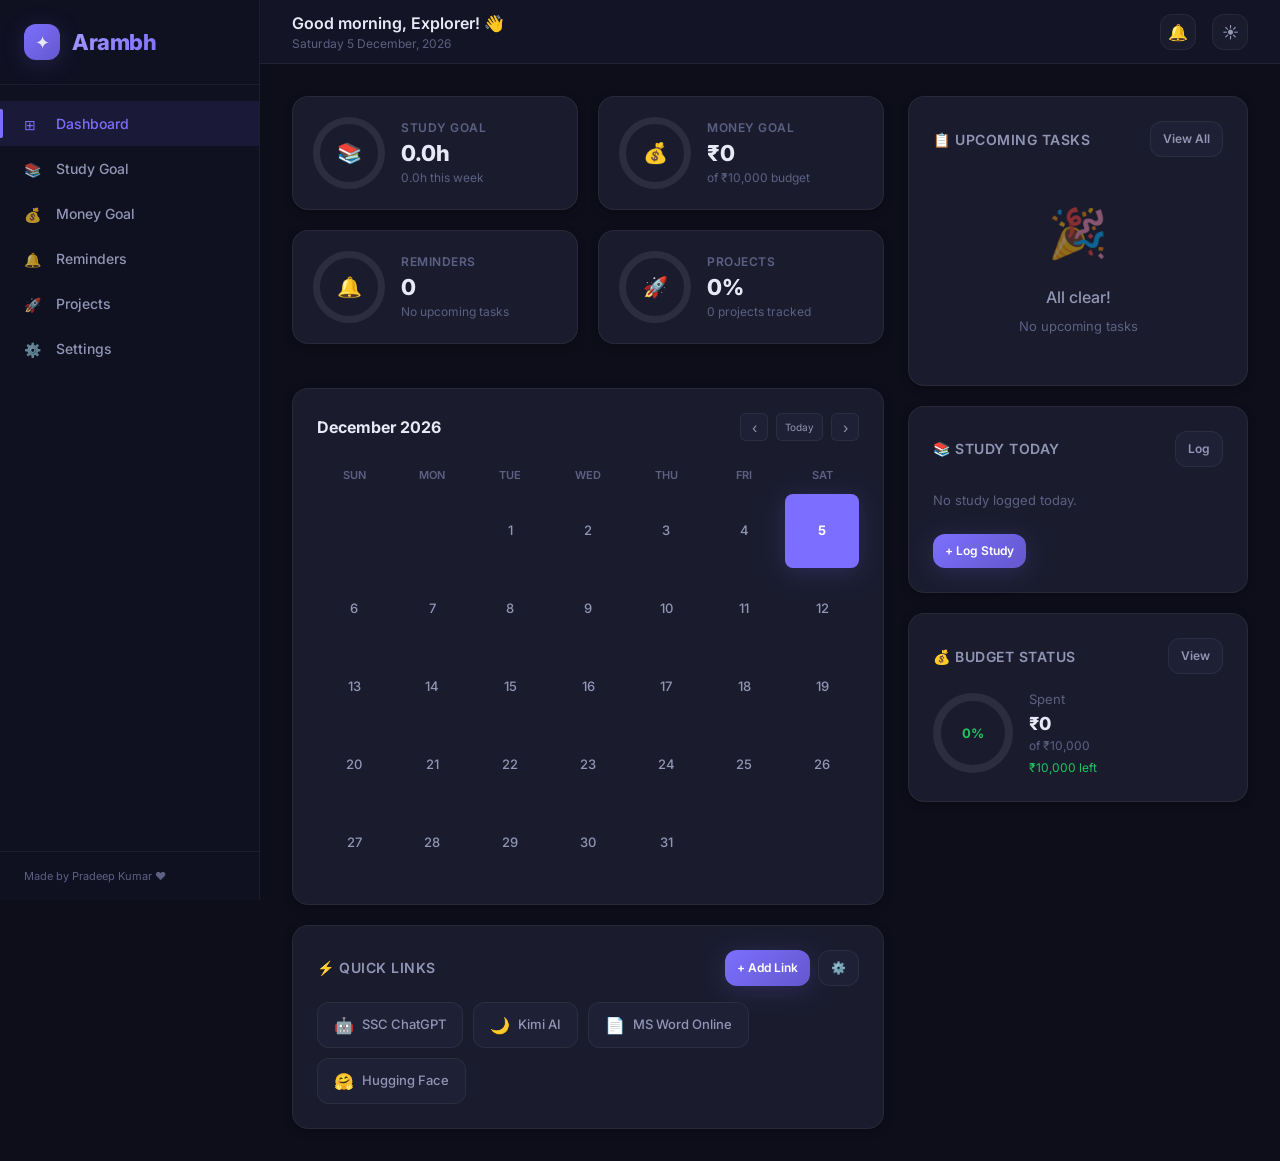
<file: index.html>
<!DOCTYPE html>
<html lang="en">
<head>
  <meta charset="UTF-8" />
  <meta name="viewport" content="width=device-width, initial-scale=1.0" />
  <title>Arambh — Dashboard</title>
  <meta name="description" content="Arambh personal productivity dashboard — your all-in-one study, money, reminders, and projects hub." />
  <link rel="icon" type="image/png" href="favicon.png" />
  <link rel="apple-touch-icon" href="favicon.png" />
  <link rel="stylesheet" href="css/main.css" />
  <style>
    /* ── Dashboard-specific ── */
    .dashboard-grid {
      display: grid;
      grid-template-columns: 1fr 1fr;
      grid-template-rows: auto auto;
      gap: 20px;
      margin-bottom: 24px;
    }

    .summary-card {
      background: var(--bg-card);
      border: 1px solid var(--border-subtle);
      border-radius: var(--radius-lg);
      padding: 20px;
      display: flex;
      align-items: center;
      gap: 16px;
      cursor: pointer;
      transition: var(--transition);
      box-shadow: var(--shadow-sm);
      text-decoration: none;
      color: inherit;
    }

    .summary-card:hover {
      border-color: var(--border);
      box-shadow: var(--shadow-md);
      transform: translateY(-2px);
    }

    .summary-card-info { flex: 1; min-width: 0; }
    .summary-card-label {
      font-size: 12px;
      font-weight: 600;
      color: var(--text-muted);
      text-transform: uppercase;
      letter-spacing: 0.5px;
      margin-bottom: 4px;
    }

    .summary-card-value {
      font-size: 22px;
      font-weight: 800;
      color: var(--text-primary);
      line-height: 1.1;
    }

    .summary-card-sub {
      font-size: 12px;
      color: var(--text-muted);
      margin-top: 4px;
    }

    /* ── Calendar ── */
    .calendar-card {
      background: var(--bg-card);
      border: 1px solid var(--border-subtle);
      border-radius: var(--radius-lg);
      padding: 24px;
      box-shadow: var(--shadow-sm);
    }

    .calendar-header {
      display: flex;
      align-items: center;
      justify-content: space-between;
      margin-bottom: 20px;
    }

    .calendar-title {
      font-size: 16px;
      font-weight: 700;
      color: var(--text-primary);
    }

    .calendar-nav {
      display: flex;
      gap: 8px;
      align-items: center;
    }

    .cal-nav-btn {
      width: 28px;
      height: 28px;
      border-radius: 6px;
      border: 1px solid var(--border-subtle);
      background: var(--bg-input);
      color: var(--text-secondary);
      font-size: 14px;
      display: flex;
      align-items: center;
      justify-content: center;
      cursor: pointer;
      transition: var(--transition);
    }

    .cal-nav-btn:hover { border-color: var(--border); color: var(--text-primary); }

    .calendar-grid {
      display: grid;
      grid-template-columns: repeat(7, 1fr);
      gap: 4px;
    }

    .cal-day-name {
      text-align: center;
      font-size: 11px;
      font-weight: 600;
      color: var(--text-muted);
      padding: 6px 0;
      text-transform: uppercase;
    }

    .cal-day {
      position: relative;
      aspect-ratio: 1;
      display: flex;
      align-items: center;
      justify-content: center;
      font-size: 13px;
      font-weight: 500;
      color: var(--text-secondary);
      border-radius: 8px;
      cursor: default;
      transition: var(--transition);
    }

    .cal-day:not(.empty):hover {
      background: var(--bg-card-hover);
      color: var(--text-primary);
    }

    .cal-day.today {
      background: var(--accent);
      color: white;
      font-weight: 700;
      box-shadow: var(--shadow-accent);
    }

    .cal-day.other-month { color: var(--text-muted); opacity: 0.4; }

    .cal-day.has-reminder::after {
      content: '';
      position: absolute;
      top: 3px;
      right: 3px;
      width: 0;
      height: 0;
      border-style: solid;
      border-width: 0 7px 7px 0;
      border-color: transparent var(--red) transparent transparent;
      border-radius: 2px;
    }

    .cal-day.today.has-reminder::after {
      border-color: transparent rgba(255,255,255,0.9) transparent transparent;
    }

    /* ── Main dashboard layout ── */
    .dashboard-main {
      display: grid;
      grid-template-columns: 1fr 340px;
      gap: 24px;
    }

    .dashboard-left { display: flex; flex-direction: column; gap: 20px; }
    .dashboard-right { display: flex; flex-direction: column; gap: 20px; }

    /* ── Quick Links ── */
    .quick-links-grid {
      display: flex;
      gap: 10px;
      flex-wrap: wrap;
    }

    .quick-link-btn {
      display: flex;
      align-items: center;
      gap: 8px;
      padding: 10px 16px;
      background: var(--bg-input);
      border: 1px solid var(--border-subtle);
      border-radius: var(--radius-md);
      color: var(--text-secondary);
      font-size: 13px;
      font-weight: 500;
      cursor: pointer;
      transition: var(--transition);
      text-decoration: none;
    }

    .quick-link-btn:hover {
      background: var(--bg-card-hover);
      border-color: var(--border);
      color: var(--text-primary);
      transform: translateY(-1px);
    }

    .quick-link-icon { font-size: 16px; }

    /* ── Upcoming Tasks Widget ── */
    .task-item-mini {
      display: flex;
      align-items: center;
      gap: 10px;
      padding: 10px 0;
      border-bottom: 1px solid var(--border-subtle);
    }

    .task-item-mini:last-child { border-bottom: none; }

    .task-priority-dot {
      width: 8px;
      height: 8px;
      border-radius: 50%;
      flex-shrink: 0;
    }

    .priority-high { background: var(--red); }
    .priority-medium { background: var(--yellow); }
    .priority-low { background: var(--green); }

    .task-mini-title {
      flex: 1;
      font-size: 13px;
      font-weight: 500;
      color: var(--text-primary);
      white-space: nowrap;
      overflow: hidden;
      text-overflow: ellipsis;
    }

    .task-mini-date {
      font-size: 11px;
      color: var(--text-muted);
      flex-shrink: 0;
    }

    .task-mini-overdue { color: var(--red); }

    @media (max-width: 900px) {
      .dashboard-main { grid-template-columns: 1fr; }
    }

    @media (max-width: 600px) {
      .dashboard-grid { grid-template-columns: 1fr 1fr; }
    }
  </style>
</head>
<body>
  <div class="app-layout">
    <div id="sidebar-container"></div>
    <div class="main-content">
      <div id="topbar-container"></div>
      <main class="page-body">
        <div class="dashboard-main">
          <!-- Left Column -->
          <div class="dashboard-left">
            <!-- Summary Cards 2x2 -->
            <div class="dashboard-grid" id="summaryCards"></div>

            <!-- Calendar -->
            <div class="calendar-card">
              <div class="calendar-header">
                <span class="calendar-title" id="calMonthTitle"></span>
                <div class="calendar-nav">
                  <button class="cal-nav-btn" id="calPrev">‹</button>
                  <button class="cal-nav-btn" id="calToday" title="Today" style="font-size:10px;width:auto;padding:0 8px;">Today</button>
                  <button class="cal-nav-btn" id="calNext">›</button>
                </div>
              </div>
              <div class="calendar-grid" id="calendarGrid"></div>
            </div>

            <!-- Quick Links -->
            <div class="card">
              <div class="flex justify-between items-center mb-4">
                <div class="card-title" style="margin-bottom:0">⚡ Quick Links</div>
                <div class="flex gap-2">
                  <button class="btn btn-primary btn-sm" id="addQuickLinkDashBtn">+ Add Link</button>
                  <a href="settings.html#links" class="btn btn-secondary btn-sm" title="Manage all links">⚙️</a>
                </div>
              </div>
              <div class="quick-links-grid" id="quickLinksGrid"></div>
            </div>
          </div>

          <!-- Right Column -->
          <div class="dashboard-right">
            <!-- Upcoming Tasks -->
            <div class="card">
              <div class="flex justify-between items-center mb-4">
                <div class="card-title" style="margin-bottom:0">📋 Upcoming Tasks</div>
                <a href="reminders.html" class="btn btn-secondary btn-sm">View All</a>
              </div>
              <div id="upcomingTasksList"></div>
            </div>

            <!-- Study Today -->
            <div class="card">
              <div class="flex justify-between items-center mb-4">
                <div class="card-title" style="margin-bottom:0">📚 Study Today</div>
                <a href="study.html" class="btn btn-secondary btn-sm">Log</a>
              </div>
              <div id="studyTodayWidget"></div>
            </div>

            <!-- Budget Status -->
            <div class="card">
              <div class="flex justify-between items-center mb-4">
                <div class="card-title" style="margin-bottom:0">💰 Budget Status</div>
                <a href="money.html" class="btn btn-secondary btn-sm">View</a>
              </div>
              <div id="budgetWidget"></div>
            </div>
          </div>
        </div>
      </main>
    </div>
  </div>

  <!-- Add Quick Link Modal -->
  <div class="modal-overlay" id="quickLinkModal">
    <div class="modal" style="max-width:420px">
      <div class="modal-header">
        <h2 class="modal-title" id="qlModalTitle">Add Quick Link</h2>
        <button class="modal-close" onclick="closeModal('quickLinkModal')">✕</button>
      </div>
      <div class="modal-form">
        <input type="hidden" id="editLinkId" />
        <div class="form-group">
          <label class="form-label">Icon (emoji)</label>
          <input type="text" class="form-input" id="qlIcon" placeholder="🔗" maxlength="2" style="font-size:22px;text-align:center;width:72px" />
        </div>
        <div class="form-group">
          <label class="form-label">Link Name *</label>
          <input type="text" class="form-input" id="qlName" placeholder="e.g. YouTube" />
        </div>
        <div class="form-group">
          <label class="form-label">URL *</label>
          <input type="url" class="form-input" id="qlUrl" placeholder="https://youtube.com" />
        </div>
      </div>
      <div class="modal-actions">
        <button class="btn btn-secondary" onclick="closeModal('quickLinkModal')">Cancel</button>
        <button class="btn btn-primary" id="saveQuickLinkBtn">Save Link</button>
      </div>
    </div>
  </div>

  <script src="js/store.js"></script>
  <script src="js/components.js"></script>
  <script src="js/dashboard.js"></script>
</body>
</html>
</file>
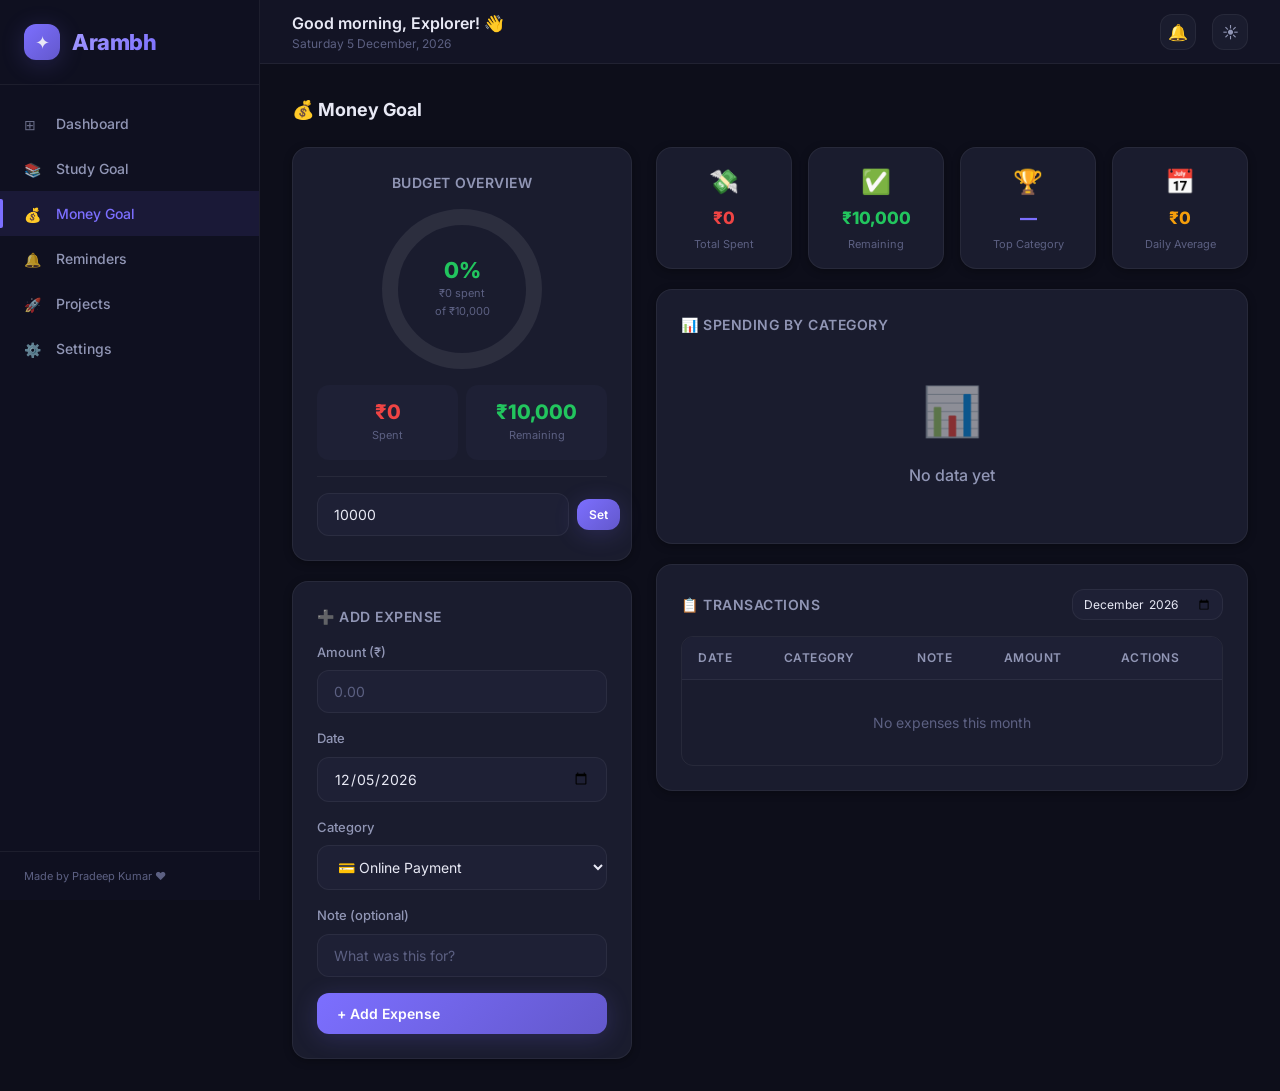
<file: money.html>
<!DOCTYPE html>
<html lang="en">
<head>
  <meta charset="UTF-8" />
  <meta name="viewport" content="width=device-width, initial-scale=1.0" />
  <title>Arambh — Money Goal</title>
  <meta name="description" content="Track your monthly budget, log expenses, and view spending breakdowns." />
  <link rel="icon" type="image/png" href="favicon.png" />
  <link rel="apple-touch-icon" href="favicon.png" />
  <link rel="stylesheet" href="css/main.css" />
  <style>
    .money-layout {
      display: grid;
      grid-template-columns: 340px 1fr;
      gap: 24px;
      align-items: start;
    }

    .donut-center {
      position: absolute;
      display: flex;
      flex-direction: column;
      align-items: center;
      justify-content: center;
      text-align: center;
      pointer-events: none;
    }

    .donut-amount {
      font-size: 22px;
      font-weight: 800;
      line-height: 1.1;
    }

    .donut-label {
      font-size: 11px;
      color: var(--text-muted);
      margin-top: 2px;
    }

    .summary-stat {
      text-align: center;
      padding: 16px;
      background: var(--bg-input);
      border-radius: var(--radius-md);
    }

    .summary-stat-val {
      font-size: 20px;
      font-weight: 800;
      line-height: 1.1;
    }

    .summary-stat-label {
      font-size: 11px;
      color: var(--text-muted);
      margin-top: 4px;
    }

    .cat-bar-row { display: flex; align-items: center; gap: 10px; margin-bottom: 10px; }
    .cat-bar-icon { font-size: 16px; width: 24px; text-align: center; }
    .cat-bar-label { font-size: 12px; color: var(--text-secondary); width: 90px; flex-shrink: 0; }
    .cat-bar-bg { flex: 1; height: 8px; background: var(--bg-input); border-radius: 4px; overflow: hidden; }
    .cat-bar-fill { height: 100%; border-radius: 4px; transition: width 1s ease; }
    .cat-bar-val { font-size: 12px; color: var(--text-muted); width: 60px; text-align: right; }

    @media (max-width: 900px) { .money-layout { grid-template-columns: 1fr; } }
  </style>
</head>
<body>
  <div class="app-layout">
    <div id="sidebar-container"></div>
    <div class="main-content">
      <div id="topbar-container"></div>
      <main class="page-body">
        <h1 class="section-title mb-6">💰 Money Goal</h1>

        <div class="money-layout">
          <!-- Left Panel -->
          <div style="display:flex;flex-direction:column;gap:20px">
            <!-- Budget Ring -->
            <div class="card text-center">
              <div class="card-title">Budget Overview</div>
              <div style="display:flex;align-items:center;justify-content:center;margin:8px 0 16px">
                <div class="ring-container" id="mainRingContainer">
                  <!-- Rendered by JS -->
                </div>
              </div>
              <div class="flex gap-2">
                <div class="summary-stat" style="flex:1">
                  <div class="summary-stat-val text-red" id="statSpent">₹0</div>
                  <div class="summary-stat-label">Spent</div>
                </div>
                <div class="summary-stat" style="flex:1">
                  <div class="summary-stat-val text-green" id="statRemaining">₹0</div>
                  <div class="summary-stat-label">Remaining</div>
                </div>
              </div>

              <!-- Budget Edit -->
              <div class="divider"></div>
              <div class="flex gap-2 items-center">
                <input type="number" class="form-input" id="budgetInput" placeholder="Set budget..." style="flex:1" />
                <button class="btn btn-primary btn-sm" id="setBudgetBtn">Set</button>
              </div>
            </div>

            <!-- Add Expense -->
            <div class="card">
              <div class="card-title">➕ Add Expense</div>
              <div class="modal-form">
                <div class="form-group">
                  <label class="form-label">Amount (₹)</label>
                  <input type="number" class="form-input" id="expAmount" placeholder="0.00" min="0" step="0.01" />
                </div>
                <div class="form-group">
                  <label class="form-label">Date</label>
                  <input type="date" class="form-input" id="expDate" />
                </div>
                <div class="form-group">
                  <label class="form-label">Category</label>
                  <select class="form-input" id="expCategory">
                    <option value="Online Payment">💳 Online Payment</option>
                    <option value="Education">📚 Education</option>
                    <option value="Shopping">🛍️ Shopping</option>
                    <option value="Travel">✈️ Travel</option>
                    <option value="Food">🍽️ Food</option>
                    <option value="Others">📦 Others</option>
                  </select>
                </div>
                <div class="form-group">
                  <label class="form-label">Note (optional)</label>
                  <input type="text" class="form-input" id="expNote" placeholder="What was this for?" />
                </div>
                <button class="btn btn-primary w-full" id="addExpenseBtn">+ Add Expense</button>
              </div>
            </div>
          </div>

          <!-- Right Panel -->
          <div style="display:flex;flex-direction:column;gap:20px">
            <!-- Summary Cards -->
            <div class="grid-4" id="moneySummaryCards"></div>

            <!-- Category Breakdown -->
            <div class="card">
              <div class="card-title">📊 Spending by Category</div>
              <div id="categoryChart"></div>
            </div>

            <!-- Transaction History -->
            <div class="card">
              <div class="flex justify-between items-center mb-4">
                <div class="card-title" style="margin:0">📋 Transactions</div>
                <div class="flex gap-2 items-center">
                  <input type="month" class="form-input" id="monthFilter" style="padding:6px 10px;font-size:12px" />
                </div>
              </div>
              <div class="table-wrapper">
                <table>
                  <thead>
                    <tr>
                      <th>Date</th>
                      <th>Category</th>
                      <th>Note</th>
                      <th>Amount</th>
                      <th>Actions</th>
                    </tr>
                  </thead>
                  <tbody id="expensesTable"></tbody>
                </table>
              </div>
            </div>
          </div>
        </div>
      </main>
    </div>
  </div>

  <script src="js/store.js"></script>
  <script src="js/components.js"></script>
  <script src="js/money.js"></script>
</body>
</html>
</file>
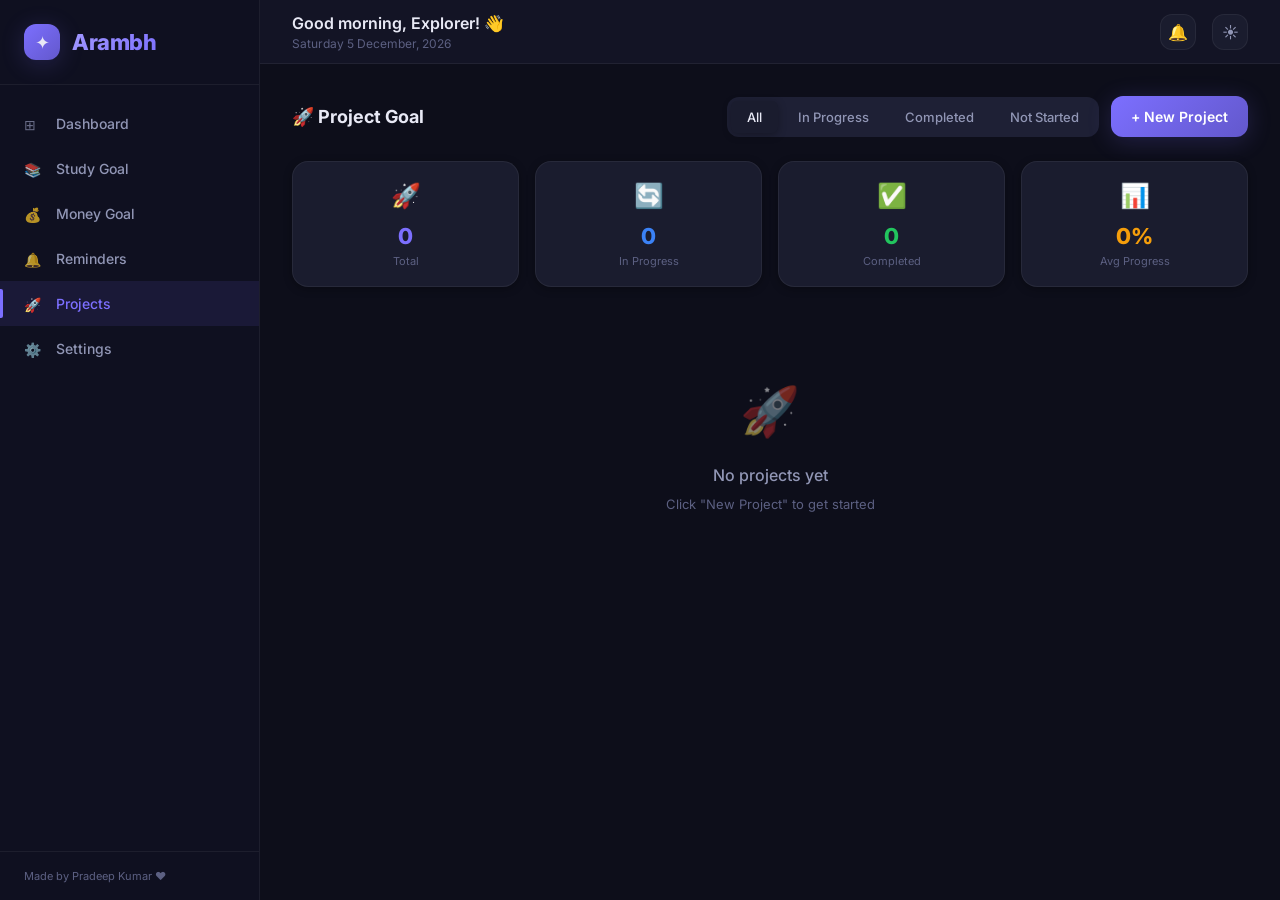
<file: projects.html>
<!DOCTYPE html>
<html lang="en">
<head>
  <meta charset="UTF-8" />
  <meta name="viewport" content="width=device-width, initial-scale=1.0" />
  <title>Arambh — Projects</title>
  <meta name="description" content="Track your projects, monitor progress, and manage links to deployed apps and repositories." />
  <link rel="icon" type="image/png" href="favicon.png" />
  <link rel="apple-touch-icon" href="favicon.png" />
  <link rel="stylesheet" href="css/main.css" />
  <style>
    .projects-toolbar {
      display: flex;
      align-items: center;
      justify-content: space-between;
      gap: 16px;
      margin-bottom: 24px;
      flex-wrap: wrap;
    }

    .project-card {
      background: var(--bg-card);
      border: 1px solid var(--border-subtle);
      border-radius: var(--radius-lg);
      padding: 20px;
      transition: var(--transition);
      position: relative;
      display: flex;
      flex-direction: column;
      gap: 14px;
    }

    .project-card:hover {
      border-color: var(--border);
      box-shadow: var(--shadow-md);
      transform: translateY(-2px);
    }

    .project-card-header {
      display: flex;
      align-items: flex-start;
      gap: 12px;
    }

    .project-ring { flex-shrink: 0; }

    .project-name {
      font-size: 16px;
      font-weight: 700;
      line-height: 1.3;
      flex: 1;
    }

    .project-desc {
      font-size: 12px;
      color: var(--text-muted);
      line-height: 1.5;
    }

    .project-progress-row {
      display: flex;
      align-items: center;
      gap: 10px;
    }

    .progress-track {
      flex: 1;
      height: 6px;
      background: var(--bg-input);
      border-radius: 3px;
      overflow: hidden;
    }

    .progress-fill {
      height: 100%;
      border-radius: 3px;
      transition: width 1s ease;
    }

    .progress-label {
      font-size: 12px;
      font-weight: 700;
      color: var(--text-secondary);
      width: 32px;
      text-align: right;
    }

    .project-links {
      display: flex;
      gap: 8px;
      flex-wrap: wrap;
    }

    .project-link-btn {
      display: inline-flex;
      align-items: center;
      gap: 5px;
      padding: 5px 12px;
      border-radius: var(--radius-sm);
      font-size: 12px;
      font-weight: 500;
      background: var(--bg-input);
      border: 1px solid var(--border-subtle);
      color: var(--text-secondary);
      text-decoration: none;
      transition: var(--transition);
    }

    .project-link-btn:hover {
      border-color: var(--border);
      color: var(--accent);
      background: var(--accent-glow);
    }

    .project-actions {
      display: flex;
      gap: 6px;
      position: absolute;
      top: 14px;
      right: 14px;
      opacity: 0;
      transition: var(--transition);
    }

    .project-card:hover .project-actions { opacity: 1; }

    .project-status-cycle {
      cursor: pointer;
    }

    .projects-grid {
      display: grid;
      grid-template-columns: repeat(auto-fill, minmax(300px, 1fr));
      gap: 16px;
    }

    .progress-input-row {
      display: flex;
      align-items: center;
      gap: 8px;
    }

    .progress-slider {
      flex: 1;
      accent-color: var(--accent);
      height: 4px;
      cursor: pointer;
    }

    .status-not-started { background: var(--bg-input); color: var(--text-muted); }
    .status-in-progress { background: var(--blue-bg); color: var(--blue); }
    .status-completed { background: var(--green-bg); color: var(--green); }
  </style>
</head>
<body>
  <div class="app-layout">
    <div id="sidebar-container"></div>
    <div class="main-content">
      <div id="topbar-container"></div>
      <main class="page-body">
        <div class="projects-toolbar">
          <h1 class="section-title" style="margin:0">🚀 Project Goal</h1>
          <div class="flex gap-3 items-center flex-wrap">
            <div class="tabs" id="projectFilterTabs">
              <button class="tab-btn active" data-filter="all">All</button>
              <button class="tab-btn" data-filter="In Progress">In Progress</button>
              <button class="tab-btn" data-filter="Completed">Completed</button>
              <button class="tab-btn" data-filter="Not Started">Not Started</button>
            </div>
            <button class="btn btn-primary" id="addProjectBtn">+ New Project</button>
          </div>
        </div>

        <!-- Summary Bar -->
        <div class="grid-4 mb-6" id="projectSummary"></div>

        <!-- Projects Grid -->
        <div class="projects-grid" id="projectsGrid"></div>
      </main>
    </div>
  </div>

  <!-- Add/Edit Project Modal -->
  <div class="modal-overlay" id="projectModal">
    <div class="modal" style="max-width:520px">
      <div class="modal-header">
        <h2 class="modal-title" id="projectModalTitle">New Project</h2>
        <button class="modal-close" onclick="closeModal('projectModal')">✕</button>
      </div>
      <div class="modal-form">
        <input type="hidden" id="editProjectId" />
        <div class="form-group">
          <label class="form-label">Project Name *</label>
          <input type="text" class="form-input" id="projName" placeholder="My Awesome Project" />
        </div>
        <div class="form-group">
          <label class="form-label">Description (optional)</label>
          <textarea class="form-input" id="projDesc" rows="2" placeholder="What is this project about?"></textarea>
        </div>
        <div class="form-group">
          <label class="form-label">Status</label>
          <select class="form-input" id="projStatus">
            <option value="Not Started">⏳ Not Started</option>
            <option value="In Progress">🔄 In Progress</option>
            <option value="Completed">✅ Completed</option>
          </select>
        </div>
        <div class="form-group">
          <label class="form-label">Progress: <span id="progressDisplay">0%</span></label>
          <input type="range" class="progress-slider w-full" id="projProgress" min="0" max="100" step="5" value="0"
            oninput="document.getElementById('progressDisplay').textContent = this.value + '%'" />
        </div>
        <div class="form-group">
          <label class="form-label">🌐 Deploy / Live Link</label>
          <input type="url" class="form-input" id="projDeployLink" placeholder="https://myproject.vercel.app" />
        </div>
        <div class="form-group">
          <label class="form-label">🐙 GitHub Repository</label>
          <input type="url" class="form-input" id="projGithubLink" placeholder="https://github.com/user/repo" />
        </div>
      </div>
      <div class="modal-actions">
        <button class="btn btn-secondary" onclick="closeModal('projectModal')">Cancel</button>
        <button class="btn btn-primary" id="saveProjectBtn">Save Project</button>
      </div>
    </div>
  </div>

  <script src="js/store.js"></script>
  <script src="js/components.js"></script>
  <script src="js/projects.js"></script>
</body>
</html>
</file>
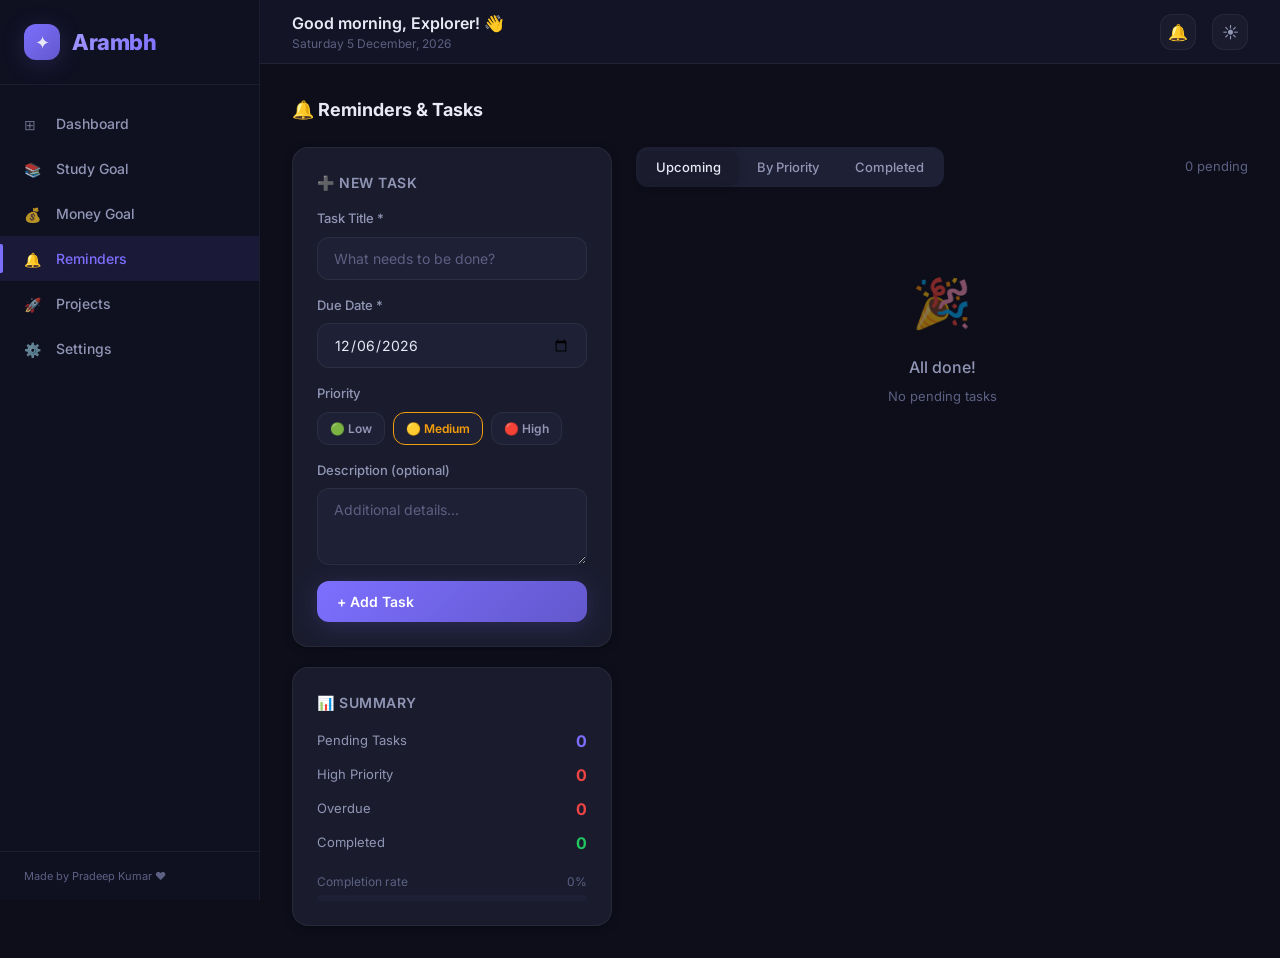
<file: reminders.html>
<!DOCTYPE html>
<html lang="en">
<head>
  <meta charset="UTF-8" />
  <meta name="viewport" content="width=device-width, initial-scale=1.0" />
  <title>Arambh — Reminders</title>
  <meta name="description" content="Create and manage reminders, tasks, and to-dos with priority levels and due dates." />
  <link rel="icon" type="image/png" href="favicon.png" />
  <link rel="apple-touch-icon" href="favicon.png" />
  <link rel="stylesheet" href="css/main.css" />
  <style>
    .reminders-layout {
      display: grid;
      grid-template-columns: 320px 1fr;
      gap: 24px;
      align-items: start;
    }

    .task-card {
      background: var(--bg-card);
      border: 1px solid var(--border-subtle);
      border-radius: var(--radius-lg);
      padding: 16px;
      transition: var(--transition);
      position: relative;
    }

    .task-card:hover { border-color: var(--border); box-shadow: var(--shadow-sm); }

    .task-card.priority-high { border-left: 3px solid var(--red); }
    .task-card.priority-medium { border-left: 3px solid var(--yellow); }
    .task-card.priority-low { border-left: 3px solid var(--green); }

    .task-card.completed {
      opacity: 0.55;
      border-left-color: var(--text-muted) !important;
    }

    .task-card.completed .task-title { text-decoration: line-through; }

    .task-header { display: flex; align-items: flex-start; gap: 12px; }

    .task-checkbox {
      width: 20px;
      height: 20px;
      border-radius: 6px;
      border: 2px solid var(--border);
      background: var(--bg-input);
      display: flex;
      align-items: center;
      justify-content: center;
      cursor: pointer;
      flex-shrink: 0;
      margin-top: 2px;
      transition: var(--transition);
    }

    .task-checkbox.checked {
      background: var(--accent);
      border-color: var(--accent);
      color: white;
      font-size: 12px;
    }

    .task-title {
      font-size: 15px;
      font-weight: 600;
      flex: 1;
      line-height: 1.3;
    }

    .task-meta {
      display: flex;
      align-items: center;
      gap: 8px;
      margin-top: 8px;
      padding-left: 32px;
      flex-wrap: wrap;
    }

    .task-desc {
      font-size: 12px;
      color: var(--text-muted);
      padding-left: 32px;
      margin-top: 4px;
    }

    .task-actions {
      position: absolute;
      top: 12px;
      right: 12px;
      display: flex;
      gap: 6px;
      opacity: 0;
      transition: var(--transition);
    }

    .task-card:hover .task-actions { opacity: 1; }

    .overdue-pill {
      background: var(--red-bg);
      color: var(--red);
      font-size: 11px;
      font-weight: 600;
      padding: 2px 8px;
      border-radius: var(--radius-full);
    }

    .tasks-grid { display: flex; flex-direction: column; gap: 10px; }

    .priority-group-header {
      display: flex;
      align-items: center;
      gap: 8px;
      padding: 8px 0;
      font-size: 13px;
      font-weight: 700;
      text-transform: uppercase;
      letter-spacing: 0.5px;
      color: var(--text-secondary);
      border-bottom: 1px solid var(--border-subtle);
      margin-bottom: 8px;
    }

    @media (max-width: 900px) { .reminders-layout { grid-template-columns: 1fr; } }
  </style>
</head>
<body>
  <div class="app-layout">
    <div id="sidebar-container"></div>
    <div class="main-content">
      <div id="topbar-container"></div>
      <main class="page-body">
        <h1 class="section-title mb-6">🔔 Reminders & Tasks</h1>
        <div class="reminders-layout">
          <!-- Left: Create Form -->
          <div style="display:flex;flex-direction:column;gap:20px">
            <div class="card">
              <div class="card-title">➕ New Task</div>
              <div class="modal-form" id="taskForm">
                <div class="form-group">
                  <label class="form-label">Task Title *</label>
                  <input type="text" class="form-input" id="taskTitle" placeholder="What needs to be done?" />
                </div>
                <div class="form-group">
                  <label class="form-label">Due Date *</label>
                  <input type="date" class="form-input" id="taskDueDate" />
                </div>
                <div class="form-group">
                  <label class="form-label">Priority</label>
                  <div class="flex gap-2" id="prioritySelector">
                    <button class="btn btn-secondary btn-sm flex-1" data-priority="low" id="pri-low">🟢 Low</button>
                    <button class="btn btn-secondary btn-sm flex-1 active-pri" data-priority="medium" id="pri-medium" style="border-color:var(--yellow);color:var(--yellow)">🟡 Medium</button>
                    <button class="btn btn-secondary btn-sm flex-1" data-priority="high" id="pri-high">🔴 High</button>
                  </div>
                </div>
                <div class="form-group">
                  <label class="form-label">Description (optional)</label>
                  <textarea class="form-input" id="taskDesc" rows="3" placeholder="Additional details..."></textarea>
                </div>
                <button class="btn btn-primary w-full" id="addTaskBtn">+ Add Task</button>
              </div>
            </div>

            <!-- Stats -->
            <div class="card">
              <div class="card-title">📊 Summary</div>
              <div id="taskStats"></div>
            </div>
          </div>

          <!-- Right: Tasks List -->
          <div style="display:flex;flex-direction:column;gap:16px">
            <!-- View Tabs -->
            <div class="flex justify-between items-center">
              <div class="tabs" id="viewTabs">
                <button class="tab-btn active" data-view="upcoming">Upcoming</button>
                <button class="tab-btn" data-view="priority">By Priority</button>
                <button class="tab-btn" data-view="completed">Completed</button>
              </div>
              <span id="taskCount" style="font-size:13px;color:var(--text-muted)"></span>
            </div>

            <div id="tasksContainer"></div>
          </div>
        </div>
      </main>
    </div>
  </div>

  <script src="js/store.js"></script>
  <script src="js/components.js"></script>
  <script src="js/reminders.js"></script>
</body>
</html>
</file>
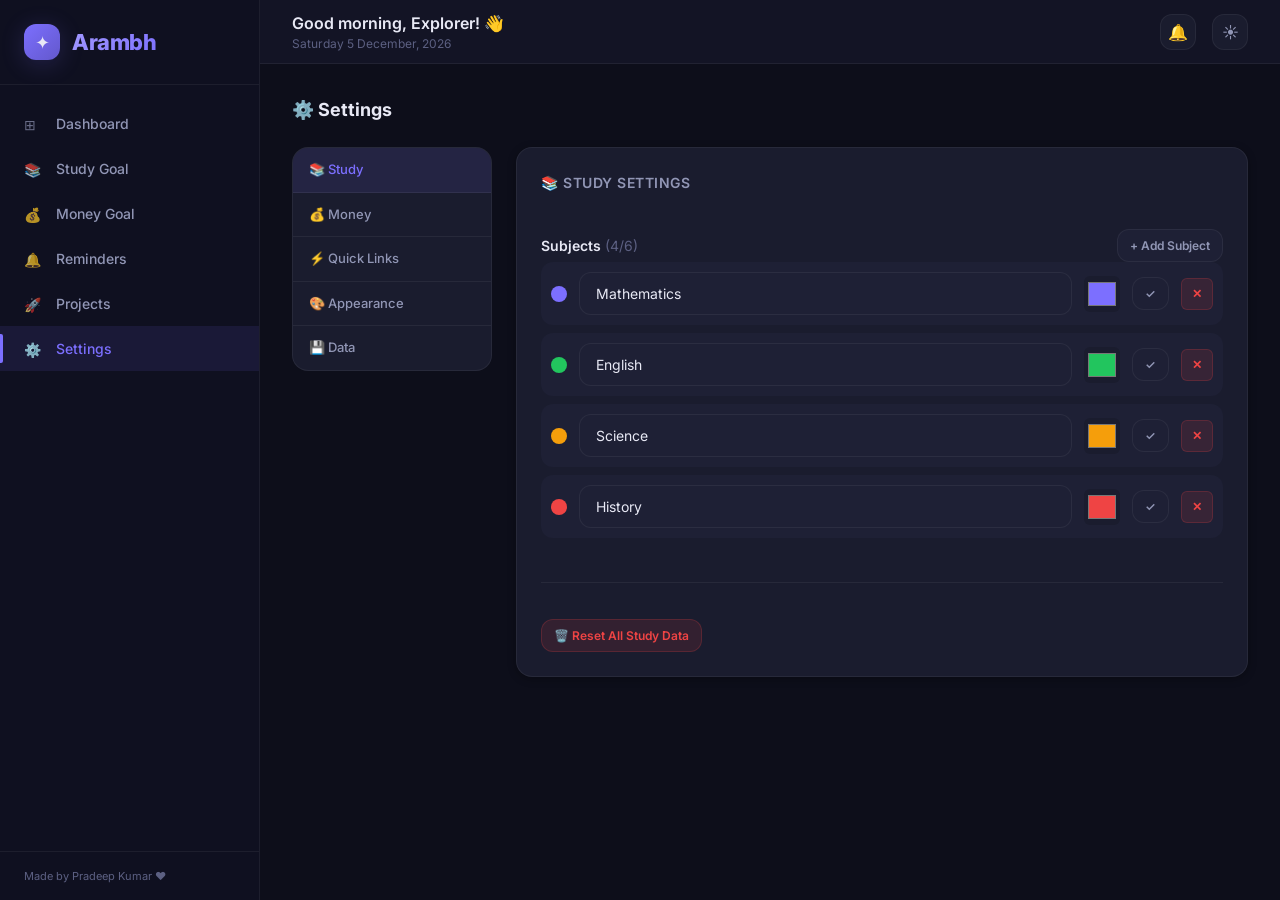
<file: settings.html>
<!DOCTYPE html>
<html lang="en">
<head>
  <meta charset="UTF-8" />
  <meta name="viewport" content="width=device-width, initial-scale=1.0" />
  <title>Arambh — Settings</title>
  <meta name="description" content="Configure your Arambh dashboard — manage subjects, budget, quick links, appearance, and data." />
  <link rel="icon" type="image/png" href="favicon.png" />
  <link rel="apple-touch-icon" href="favicon.png" />
  <link rel="stylesheet" href="css/main.css" />
  <style>
    .settings-layout {
      display: grid;
      grid-template-columns: 200px 1fr;
      gap: 24px;
      align-items: start;
    }

    .settings-nav {
      background: var(--bg-card);
      border: 1px solid var(--border-subtle);
      border-radius: var(--radius-lg);
      overflow: hidden;
      position: sticky;
      top: calc(var(--topbar-height) + 24px);
    }

    .settings-nav-link {
      display: flex;
      align-items: center;
      gap: 10px;
      padding: 12px 16px;
      font-size: 13px;
      font-weight: 500;
      color: var(--text-secondary);
      cursor: pointer;
      transition: var(--transition);
      border-bottom: 1px solid var(--border-subtle);
    }

    .settings-nav-link:last-child { border-bottom: none; }
    .settings-nav-link:hover { background: var(--bg-card-hover); color: var(--text-primary); }
    .settings-nav-link.active { background: rgba(124,111,255,0.1); color: var(--accent); }

    .settings-section {
      display: none;
      flex-direction: column;
      gap: 20px;
    }

    .settings-section.active { display: flex; }

    .setting-row {
      display: flex;
      align-items: center;
      justify-content: space-between;
      padding: 12px 0;
      border-bottom: 1px solid var(--border-subtle);
    }

    .setting-row:last-child { border-bottom: none; }
    .setting-label { font-size: 14px; font-weight: 500; }
    .setting-sub { font-size: 12px; color: var(--text-muted); margin-top: 2px; }

    .link-item {
      display: flex;
      align-items: center;
      gap: 10px;
      padding: 10px;
      background: var(--bg-input);
      border-radius: var(--radius-md);
      margin-bottom: 8px;
    }

    .link-icon-input { width: 40px; font-size: 20px; text-align: center; background: none; border: 1px solid var(--border-subtle); border-radius: var(--radius-sm); padding: 4px; }
    .link-name-input { flex: 1; }
    .link-url-input { flex: 2; }

    .toggle-switch {
      position: relative;
      width: 44px;
      height: 24px;
      flex-shrink: 0;
    }

    .toggle-switch input { opacity: 0; width: 0; height: 0; }

    .toggle-track {
      position: absolute;
      inset: 0;
      background: var(--bg-input);
      border: 1px solid var(--border);
      border-radius: 12px;
      cursor: pointer;
      transition: var(--transition);
    }

    .toggle-thumb {
      position: absolute;
      top: 3px;
      left: 3px;
      width: 16px;
      height: 16px;
      background: var(--text-muted);
      border-radius: 50%;
      transition: var(--transition);
    }

    input:checked + .toggle-track { background: var(--accent); border-color: var(--accent); }
    input:checked + .toggle-track .toggle-thumb { transform: translateX(20px); background: white; }

    .accent-swatches {
      display: flex;
      gap: 8px;
      flex-wrap: wrap;
    }

    .accent-swatch {
      width: 32px;
      height: 32px;
      border-radius: 50%;
      cursor: pointer;
      border: 3px solid transparent;
      transition: var(--transition);
    }

    .accent-swatch.selected { border-color: var(--text-primary); transform: scale(1.1); }

    @media (max-width: 768px) { .settings-layout { grid-template-columns: 1fr; } .settings-nav { position: static; display: flex; overflow-x: auto; } .settings-nav-link { white-space: nowrap; border-bottom: none; border-right: 1px solid var(--border-subtle); } }
  </style>
</head>
<body>
  <div class="app-layout">
    <div id="sidebar-container"></div>
    <div class="main-content">
      <div id="topbar-container"></div>
      <main class="page-body">
        <h1 class="section-title mb-6">⚙️ Settings</h1>
        <div class="settings-layout">
          <!-- Settings Nav -->
          <div class="settings-nav" id="settingsNav">
            <div class="settings-nav-link active" data-section="study">📚 Study</div>
            <div class="settings-nav-link" data-section="money">💰 Money</div>
            <div class="settings-nav-link" data-section="links">⚡ Quick Links</div>
            <div class="settings-nav-link" data-section="appearance">🎨 Appearance</div>
            <div class="settings-nav-link" data-section="data">💾 Data</div>
          </div>

          <!-- Settings Content -->
          <div style="display:flex;flex-direction:column;gap:0">
            <!-- Study Settings -->
            <div class="settings-section active card" id="section-study">
              <div class="card-title">📚 Study Settings</div>
              <div>
                <div class="flex justify-between items-center mb-3">
                  <span style="font-size:14px;font-weight:600">Subjects <span style="color:var(--text-muted);font-weight:400" id="subjectCountLabel"></span></span>
                  <button class="btn btn-secondary btn-sm" id="settingsAddSubjectBtn">+ Add Subject</button>
                </div>
                <div id="settingsSubjectsList"></div>
              </div>
              <div class="divider"></div>
              <button class="btn btn-danger btn-sm" id="resetStudyBtn" style="width:fit-content">🗑️ Reset All Study Data</button>
            </div>

            <!-- Money Settings -->
            <div class="settings-section card" id="section-money">
              <div class="card-title">💰 Money Settings</div>
              <div class="setting-row">
                <div>
                  <div class="setting-label">Default Monthly Budget</div>
                  <div class="setting-sub">Set the default budget for all months</div>
                </div>
                <div class="flex gap-2 items-center">
                  <span style="font-size:16px;color:var(--text-secondary)">₹</span>
                  <input type="number" class="form-input" id="settingsBudgetInput" style="width:120px" />
                  <button class="btn btn-primary btn-sm" id="settingsBudgetSave">Save</button>
                </div>
              </div>
              <div class="divider"></div>
              <button class="btn btn-danger btn-sm" id="resetMoneyBtn" style="width:fit-content">🗑️ Reset All Money Data</button>
            </div>

            <!-- Quick Links Settings -->
            <div class="settings-section card" id="section-links">
              <div class="card-title">⚡ Quick Links Manager</div>
              <div id="quickLinksList"></div>
              <button class="btn btn-secondary btn-sm" id="addQuickLinkBtn" style="width:fit-content">+ Add Link</button>
              <button class="btn btn-primary btn-sm" id="saveQuickLinksBtn" style="width:fit-content">💾 Save Links</button>
            </div>

            <!-- Appearance Settings -->
            <div class="settings-section card" id="section-appearance">
              <div class="card-title">🎨 Appearance</div>
              <div class="setting-row">
                <div>
                  <div class="setting-label">Dark Mode</div>
                  <div class="setting-sub">Switch between dark and light theme</div>
                </div>
                <label class="toggle-switch">
                  <input type="checkbox" id="themeCheckbox" />
                  <div class="toggle-track"><div class="toggle-thumb"></div></div>
                </label>
              </div>
              <div class="setting-row" style="flex-direction:column;align-items:flex-start;gap:12px">
                <div>
                  <div class="setting-label">Accent Color</div>
                  <div class="setting-sub">Pick a primary accent color for the dashboard</div>
                </div>
                <div class="accent-swatches" id="accentSwatches"></div>
                <div class="flex gap-3 items-center">
                  <label class="form-label">Custom:</label>
                  <input type="color" id="customAccentInput" class="form-input" style="width:48px;height:36px;padding:2px;cursor:pointer" />
                  <button class="btn btn-secondary btn-sm" id="applyCustomAccent">Apply</button>
                </div>
              </div>
            </div>

            <!-- Data Settings -->
            <div class="settings-section card" id="section-data">
              <div class="card-title">💾 Data Management</div>
              <div class="setting-row">
                <div>
                  <div class="setting-label">Export Data</div>
                  <div class="setting-sub">Download all your data as a JSON backup</div>
                </div>
                <button class="btn btn-secondary btn-sm" id="exportDataBtn">⬇️ Export JSON</button>
              </div>
              <div class="setting-row">
                <div>
                  <div class="setting-label">Import Data</div>
                  <div class="setting-sub">Restore from a previously exported JSON file</div>
                </div>
                <div class="flex gap-2">
                  <input type="file" id="importFileInput" accept=".json" style="display:none" />
                  <button class="btn btn-secondary btn-sm" id="importDataBtn">⬆️ Import JSON</button>
                </div>
              </div>
              <div class="divider"></div>
              <div class="setting-row">
                <div>
                  <div class="setting-label" style="color:var(--red)">Clear All Data</div>
                  <div class="setting-sub">Permanently delete everything and start fresh</div>
                </div>
                <button class="btn btn-danger btn-sm" id="clearAllBtn">⚠️ Clear All</button>
              </div>
            </div>
          </div>
        </div>
      </main>
    </div>
  </div>

  <script src="js/store.js"></script>
  <script src="js/components.js"></script>
  <script src="js/settings.js"></script>
</body>
</html>
</file>
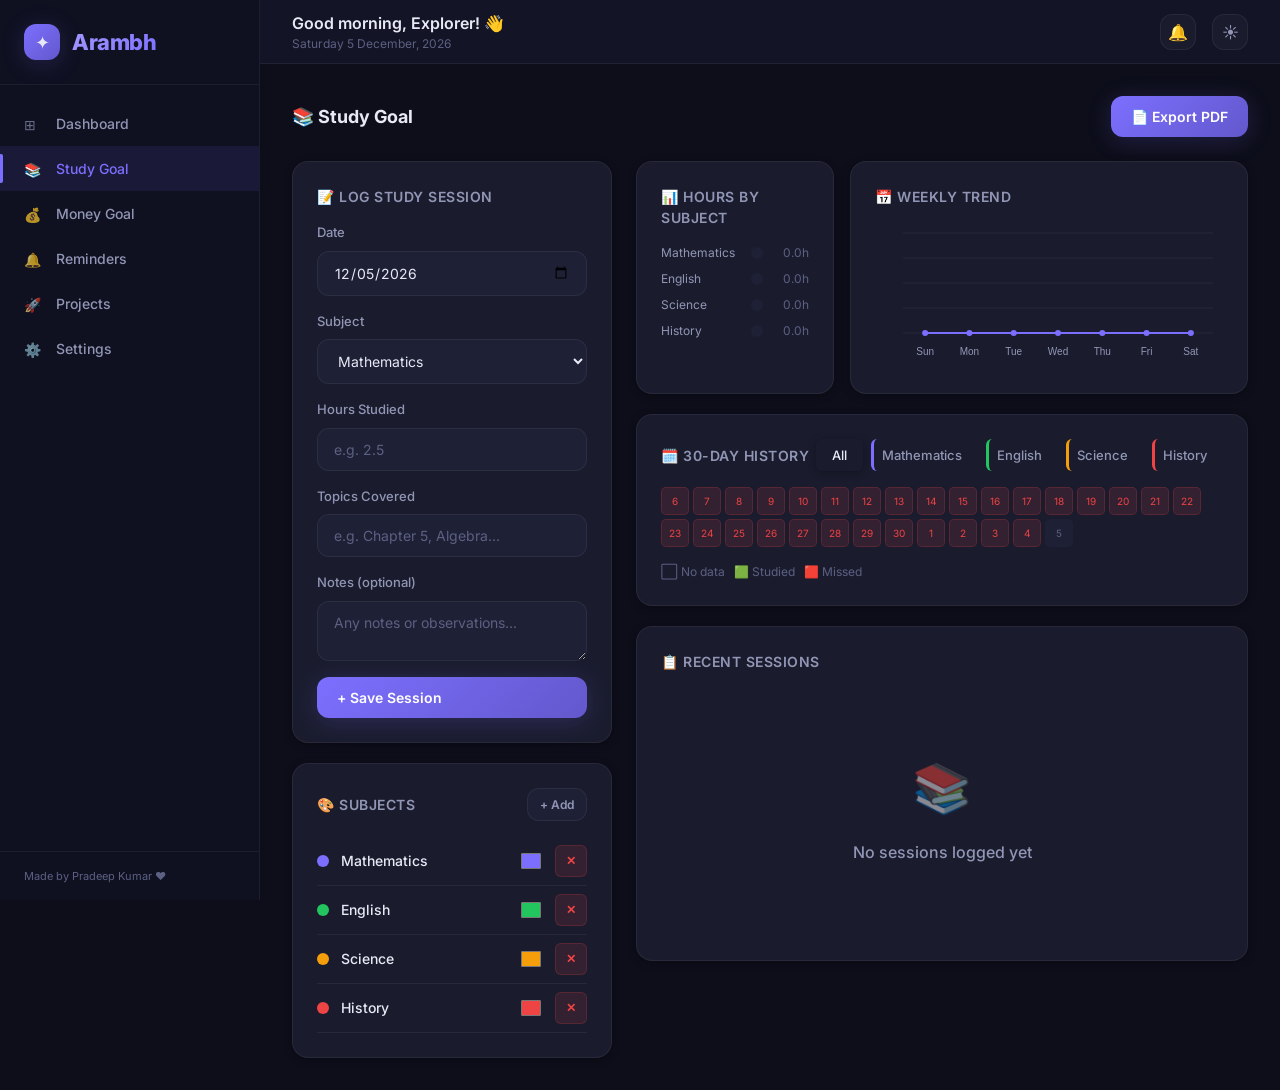
<file: study.html>
<!DOCTYPE html>
<html lang="en">
<head>
  <meta charset="UTF-8" />
  <meta name="viewport" content="width=device-width, initial-scale=1.0" />
  <title>Arambh — Study Goal</title>
  <meta name="description" content="Track your daily study sessions, view 30-day history, and analyze your learning progress." />
  <link rel="icon" type="image/png" href="favicon.png" />
  <link rel="apple-touch-icon" href="favicon.png" />
  <link rel="stylesheet" href="css/main.css" />
  <style>
    .study-layout {
      display: grid;
      grid-template-columns: 320px 1fr;
      gap: 24px;
      align-items: start;
    }

    .subject-tag {
      display: inline-flex;
      align-items: center;
      gap: 6px;
      padding: 6px 12px;
      border-radius: var(--radius-full);
      font-size: 12px;
      font-weight: 600;
      cursor: pointer;
      border: 2px solid transparent;
      transition: var(--transition);
    }

    .subject-dot { width: 8px; height: 8px; border-radius: 50%; }

    .heatmap-grid {
      display: grid;
      grid-template-columns: repeat(auto-fill, 28px);
      gap: 4px;
    }

    .heat-cell {
      width: 28px;
      height: 28px;
      border-radius: 5px;
      background: var(--bg-input);
      display: flex;
      align-items: center;
      justify-content: center;
      font-size: 10px;
      color: var(--text-muted);
      cursor: default;
      transition: var(--transition);
      position: relative;
    }

    .heat-cell:hover { transform: scale(1.15); z-index: 1; }
    .heat-cell[data-hrs="0"] { background: var(--bg-input); }
    .heat-cell.studied { color: white; }
    .heat-cell.missed { background: var(--red-bg); border: 1px solid rgba(239,68,68,0.2); color: var(--red); }

    .session-item {
      display: flex;
      align-items: center;
      gap: 12px;
      padding: 12px 0;
      border-bottom: 1px solid var(--border-subtle);
    }
    .session-item:last-child { border-bottom: none; }

    .session-subject-badge {
      padding: 4px 10px;
      border-radius: var(--radius-full);
      font-size: 11px;
      font-weight: 600;
      color: white;
      flex-shrink: 0;
    }

    .chart-bar-wrap { display: flex; flex-direction: column; gap: 8px; }
    .chart-bar-row { display: flex; align-items: center; gap: 10px; }
    .chart-bar-label { font-size: 12px; color: var(--text-secondary); width: 80px; flex-shrink: 0; white-space: nowrap; overflow: hidden; text-overflow: ellipsis; }
    .chart-bar-bg { flex: 1; height: 12px; background: var(--bg-input); border-radius: 6px; overflow: hidden; }
    .chart-bar-fill { height: 100%; border-radius: 6px; transition: width 1s ease; }
    .chart-bar-val { font-size: 12px; color: var(--text-muted); width: 36px; text-align: right; flex-shrink: 0; }

    @media (max-width: 900px) { .study-layout { grid-template-columns: 1fr; } }
  </style>
</head>
<body>
  <div class="app-layout">
    <div id="sidebar-container"></div>
    <div class="main-content">
      <div id="topbar-container"></div>
      <main class="page-body">
        <div class="flex justify-between items-center mb-6">
          <h1 class="section-title" style="margin:0">📚 Study Goal</h1>
          <button class="btn btn-primary" id="exportPdfBtn">📄 Export PDF</button>
        </div>

        <div class="study-layout">
          <!-- Left Panel -->
          <div style="display:flex;flex-direction:column;gap:20px">
            <!-- Log Session -->
            <div class="card">
              <div class="card-title">📝 Log Study Session</div>
              <div class="modal-form" id="studyLogForm">
                <div class="form-group">
                  <label class="form-label">Date</label>
                  <input type="date" class="form-input" id="logDate" />
                </div>
                <div class="form-group">
                  <label class="form-label">Subject</label>
                  <select class="form-input" id="logSubject"></select>
                </div>
                <div class="form-group">
                  <label class="form-label">Hours Studied</label>
                  <input type="number" class="form-input" id="logHours" placeholder="e.g. 2.5" min="0.25" max="16" step="0.25" />
                </div>
                <div class="form-group">
                  <label class="form-label">Topics Covered</label>
                  <input type="text" class="form-input" id="logTopics" placeholder="e.g. Chapter 5, Algebra..." />
                </div>
                <div class="form-group">
                  <label class="form-label">Notes (optional)</label>
                  <textarea class="form-input" id="logNotes" rows="2" placeholder="Any notes or observations..."></textarea>
                </div>
                <button class="btn btn-primary w-full" id="saveSessionBtn">+ Save Session</button>
              </div>
            </div>

            <!-- Subject Config -->
            <div class="card">
              <div class="flex justify-between items-center mb-4">
                <div class="card-title" style="margin:0">🎨 Subjects</div>
                <button class="btn btn-secondary btn-sm" id="addSubjectBtn">+ Add</button>
              </div>
              <div id="subjectsList"></div>
            </div>
          </div>

          <!-- Right Panel -->
          <div style="display:flex;flex-direction:column;gap:20px">
            <!-- Analytics Row -->
            <div class="grid-2">
              <div class="card">
                <div class="card-title">📊 Hours by Subject</div>
                <div id="subjectBarChart" class="chart-bar-wrap"></div>
              </div>
              <div class="card">
                <div class="card-title">📅 Weekly Trend</div>
                <canvas id="weeklyChart" height="140"></canvas>
              </div>
            </div>

            <!-- 30-Day Heatmap -->
            <div class="card">
              <div class="flex justify-between items-center mb-4">
                <div class="card-title" style="margin:0">🗓️ 30-Day History</div>
                <div class="flex gap-2" id="heatmapFilters"></div>
              </div>
              <div class="heatmap-grid" id="heatmapGrid"></div>
              <div class="flex gap-4 mt-4" style="font-size:12px;color:var(--text-muted)">
                <span>⬜ No data &nbsp; 🟩 Studied &nbsp; 🟥 Missed</span>
              </div>
            </div>

            <!-- Session History -->
            <div class="card">
              <div class="card-title">📋 Recent Sessions</div>
              <div id="sessionsList"></div>
            </div>
          </div>
        </div>
      </main>
    </div>
  </div>

  <script src="js/store.js"></script>
  <script src="js/components.js"></script>
  <script src="js/study.js"></script>
</body>
</html>
</file>
<file: css/main.css>
/* ==============================
   ARAMBH DASHBOARD — MAIN CSS
   Design System & Global Styles
   ============================== */

@import url('https://fonts.googleapis.com/css2?family=Inter:wght@300;400;500;600;700;800;900&display=swap');

/* ── CSS Custom Properties ── */
:root {
  /* Accent */
  --accent: #7C6FFF;
  --accent-light: #a99dff;
  --accent-dark: #5a50d0;
  --accent-glow: rgba(124, 111, 255, 0.25);

  /* Dark Theme (default) */
  --bg-primary: #0d0e1a;
  --bg-secondary: #131425;
  --bg-card: #1a1c2e;
  --bg-card-hover: #1f2138;
  --bg-input: #1e2035;
  --bg-sidebar: #0f1020;

  --text-primary: #e8e9f5;
  --text-secondary: #9196b5;
  --text-muted: #5c6082;
  --text-accent: #7C6FFF;

  --border: rgba(124, 111, 255, 0.15);
  --border-subtle: rgba(255,255,255,0.06);

  --shadow-sm: 0 2px 8px rgba(0,0,0,0.3);
  --shadow-md: 0 4px 20px rgba(0,0,0,0.4);
  --shadow-lg: 0 8px 40px rgba(0,0,0,0.5);
  --shadow-accent: 0 4px 24px rgba(124, 111, 255, 0.2);

  /* Status Colors */
  --green: #22c55e;
  --green-bg: rgba(34,197,94,0.12);
  --yellow: #f59e0b;
  --yellow-bg: rgba(245,158,11,0.12);
  --red: #ef4444;
  --red-bg: rgba(239,68,68,0.12);
  --blue: #3b82f6;
  --blue-bg: rgba(59,130,246,0.12);

  /* Spacing Grid (8px) */
  --space-1: 4px;
  --space-2: 8px;
  --space-3: 12px;
  --space-4: 16px;
  --space-5: 20px;
  --space-6: 24px;
  --space-8: 32px;
  --space-10: 40px;
  --space-12: 48px;
  --space-16: 64px;

  /* Border Radius */
  --radius-sm: 6px;
  --radius-md: 12px;
  --radius-lg: 16px;
  --radius-xl: 24px;
  --radius-full: 9999px;

  /* Sidebar */
  --sidebar-width: 260px;
  --sidebar-collapsed: 72px;
  --topbar-height: 64px;

  /* Transitions */
  --transition: all 0.2s ease;
  --transition-slow: all 0.35s ease;
}

/* Light Theme */
[data-theme="light"] {
  --bg-primary: #f0f2ff;
  --bg-secondary: #f7f8ff;
  --bg-card: #ffffff;
  --bg-card-hover: #f5f5ff;
  --bg-input: #f0f1ff;
  --bg-sidebar: #ffffff;

  --text-primary: #1a1b2e;
  --text-secondary: #4a4f7a;
  --text-muted: #8a90b8;

  --border: rgba(124, 111, 255, 0.2);
  --border-subtle: rgba(0,0,0,0.06);

  --shadow-sm: 0 2px 8px rgba(0,0,0,0.06);
  --shadow-md: 0 4px 20px rgba(0,0,0,0.1);
  --shadow-lg: 0 8px 40px rgba(0,0,0,0.12);
}

/* ── Reset & Base ── */
*, *::before, *::after {
  box-sizing: border-box;
  margin: 0;
  padding: 0;
}

html {
  font-size: 16px;
  scroll-behavior: smooth;
}

body {
  font-family: 'Inter', -apple-system, BlinkMacSystemFont, sans-serif;
  background-color: var(--bg-primary);
  color: var(--text-primary);
  line-height: 1.5;
  -webkit-font-smoothing: antialiased;
  min-height: 100vh;
  overflow-x: hidden;
}

a { color: inherit; text-decoration: none; }
button { cursor: pointer; font-family: inherit; }
input, select, textarea { font-family: inherit; }
ul, ol { list-style: none; }
img { max-width: 100%; display: block; }

/* ── Page Layout ── */
.app-layout {
  display: flex;
  min-height: 100vh;
}

/* ── Sidebar ── */
.sidebar {
  width: var(--sidebar-width);
  min-height: 100vh;
  background: var(--bg-sidebar);
  border-right: 1px solid var(--border-subtle);
  display: flex;
  flex-direction: column;
  position: fixed;
  top: 0;
  left: 0;
  z-index: 100;
  transition: var(--transition-slow);
  overflow: hidden;
}

.sidebar-logo {
  display: flex;
  align-items: center;
  gap: var(--space-3);
  padding: var(--space-6);
  border-bottom: 1px solid var(--border-subtle);
  min-height: var(--topbar-height);
}

.sidebar-logo-icon {
  width: 36px;
  height: 36px;
  background: linear-gradient(135deg, var(--accent), var(--accent-dark));
  border-radius: var(--radius-md);
  display: flex;
  align-items: center;
  justify-content: center;
  font-size: 18px;
  box-shadow: var(--shadow-accent);
  flex-shrink: 0;
}

.sidebar-logo-text {
  font-size: 22px;
  font-weight: 800;
  background: linear-gradient(135deg, var(--accent-light), var(--accent));
  -webkit-background-clip: text;
  -webkit-text-fill-color: transparent;
  background-clip: text;
  letter-spacing: -0.5px;
}

.sidebar-nav {
  flex: 1;
  padding: var(--space-4) 0;
}

.nav-link {
  display: flex;
  align-items: center;
  gap: var(--space-3);
  padding: var(--space-3) var(--space-6);
  color: var(--text-secondary);
  font-size: 14px;
  font-weight: 500;
  border-radius: 0;
  transition: var(--transition);
  position: relative;
  white-space: nowrap;
}

.nav-link:hover {
  color: var(--text-primary);
  background: rgba(124,111,255,0.06);
}

.nav-link.active {
  color: var(--accent);
  background: rgba(124,111,255,0.1);
}

.nav-link.active::before {
  content: '';
  position: absolute;
  left: 0;
  top: 8px;
  bottom: 8px;
  width: 3px;
  background: var(--accent);
  border-radius: 0 2px 2px 0;
}

.nav-link-icon {
  width: 20px;
  height: 20px;
  flex-shrink: 0;
  opacity: 0.7;
}

.nav-link.active .nav-link-icon { opacity: 1; }

.nav-badge {
  margin-left: auto;
  background: var(--red);
  color: white;
  font-size: 10px;
  font-weight: 700;
  padding: 2px 6px;
  border-radius: var(--radius-full);
  min-width: 18px;
  text-align: center;
}

.sidebar-footer {
  padding: var(--space-4) var(--space-6);
  border-top: 1px solid var(--border-subtle);
  font-size: 12px;
  color: var(--text-muted);
}

/* ── Main Content ── */
.main-content {
  margin-left: var(--sidebar-width);
  flex: 1;
  display: flex;
  flex-direction: column;
  min-height: 100vh;
  transition: var(--transition-slow);
}

/* ── Top Header ── */
.topbar {
  height: var(--topbar-height);
  background: var(--bg-secondary);
  border-bottom: 1px solid var(--border-subtle);
  display: flex;
  align-items: center;
  justify-content: space-between;
  padding: 0 var(--space-8);
  position: sticky;
  top: 0;
  z-index: 50;
  backdrop-filter: blur(12px);
}

.topbar-left {
  display: flex;
  flex-direction: column;
}

.topbar-greeting {
  font-size: 16px;
  font-weight: 600;
  color: var(--text-primary);
}

.topbar-date {
  font-size: 12px;
  color: var(--text-muted);
}

.topbar-right {
  display: flex;
  align-items: center;
  gap: var(--space-4);
}

.icon-btn {
  width: 36px;
  height: 36px;
  border-radius: var(--radius-md);
  border: 1px solid var(--border-subtle);
  background: var(--bg-card);
  color: var(--text-secondary);
  display: flex;
  align-items: center;
  justify-content: center;
  font-size: 16px;
  transition: var(--transition);
  position: relative;
}

.icon-btn:hover {
  border-color: var(--border);
  color: var(--text-primary);
  background: var(--bg-card-hover);
}

.notif-dot {
  position: absolute;
  top: 5px;
  right: 5px;
  width: 7px;
  height: 7px;
  background: var(--red);
  border-radius: 50%;
  border: 2px solid var(--bg-secondary);
}

/* ── Page Body ── */
.page-body {
  flex: 1;
  padding: var(--space-8);
  animation: fadeIn 0.25s ease;
}

@keyframes fadeIn {
  from { opacity: 0; transform: translateY(8px); }
  to { opacity: 1; transform: translateY(0); }
}

/* ── Section Title ── */
.section-title {
  font-size: 18px;
  font-weight: 700;
  color: var(--text-primary);
  margin-bottom: var(--space-4);
}

.section-subtitle {
  font-size: 13px;
  color: var(--text-muted);
  margin-top: -var(--space-3);
  margin-bottom: var(--space-4);
}

/* ── Card ── */
.card {
  background: var(--bg-card);
  border: 1px solid var(--border-subtle);
  border-radius: var(--radius-lg);
  padding: var(--space-6);
  box-shadow: var(--shadow-sm);
  transition: var(--transition);
}

.card:hover {
  border-color: var(--border);
  box-shadow: var(--shadow-md);
}

.card-title {
  font-size: 14px;
  font-weight: 600;
  color: var(--text-secondary);
  text-transform: uppercase;
  letter-spacing: 0.5px;
  margin-bottom: var(--space-4);
}

/* ── Buttons ── */
.btn {
  display: inline-flex;
  align-items: center;
  gap: var(--space-2);
  padding: var(--space-3) var(--space-5);
  border-radius: var(--radius-md);
  font-size: 14px;
  font-weight: 600;
  border: none;
  transition: var(--transition);
  cursor: pointer;
}

.btn-primary {
  background: linear-gradient(135deg, var(--accent), var(--accent-dark));
  color: white;
  box-shadow: var(--shadow-accent);
}

.btn-primary:hover {
  transform: translateY(-1px);
  box-shadow: 0 6px 28px rgba(124,111,255,0.35);
}

.btn-secondary {
  background: var(--bg-input);
  color: var(--text-secondary);
  border: 1px solid var(--border-subtle);
}

.btn-secondary:hover {
  background: var(--bg-card-hover);
  color: var(--text-primary);
  border-color: var(--border);
}

.btn-danger {
  background: var(--red-bg);
  color: var(--red);
  border: 1px solid rgba(239,68,68,0.2);
}

.btn-danger:hover {
  background: rgba(239,68,68,0.2);
}

.btn-sm {
  padding: var(--space-2) var(--space-3);
  font-size: 12px;
}

.btn-icon {
  width: 32px;
  height: 32px;
  padding: 0;
  border-radius: var(--radius-sm);
  justify-content: center;
}

/* ── Form Elements ── */
.form-group {
  display: flex;
  flex-direction: column;
  gap: var(--space-2);
}

.form-label {
  font-size: 13px;
  font-weight: 500;
  color: var(--text-secondary);
}

.form-input {
  background: var(--bg-input);
  border: 1px solid var(--border-subtle);
  border-radius: var(--radius-md);
  padding: var(--space-3) var(--space-4);
  color: var(--text-primary);
  font-size: 14px;
  transition: var(--transition);
  outline: none;
}

.form-input:focus {
  border-color: var(--accent);
  box-shadow: 0 0 0 3px var(--accent-glow);
}

.form-input::placeholder { color: var(--text-muted); }

select.form-input option {
  background: var(--bg-card);
  color: var(--text-primary);
}

/* ── Grid Layouts ── */
.grid-2 { display: grid; grid-template-columns: repeat(2, 1fr); gap: var(--space-4); }
.grid-3 { display: grid; grid-template-columns: repeat(3, 1fr); gap: var(--space-4); }
.grid-4 { display: grid; grid-template-columns: repeat(4, 1fr); gap: var(--space-4); }

/* ── Status Badges ── */
.badge {
  display: inline-flex;
  align-items: center;
  gap: 4px;
  padding: 3px 10px;
  border-radius: var(--radius-full);
  font-size: 11px;
  font-weight: 600;
  text-transform: uppercase;
  letter-spacing: 0.4px;
}

.badge-green { background: var(--green-bg); color: var(--green); }
.badge-yellow { background: var(--yellow-bg); color: var(--yellow); }
.badge-red { background: var(--red-bg); color: var(--red); }
.badge-blue { background: var(--blue-bg); color: var(--blue); }
.badge-accent { background: var(--accent-glow); color: var(--accent-light); }
.badge-muted { background: var(--border-subtle); color: var(--text-muted); }

/* ── Scrollbar ── */
::-webkit-scrollbar { width: 6px; height: 6px; }
::-webkit-scrollbar-track { background: transparent; }
::-webkit-scrollbar-thumb { background: var(--border); border-radius: 3px; }
::-webkit-scrollbar-thumb:hover { background: var(--accent); }

/* ── Modal ── */
.modal-overlay {
  position: fixed;
  inset: 0;
  background: rgba(0,0,0,0.6);
  backdrop-filter: blur(4px);
  z-index: 200;
  display: flex;
  align-items: center;
  justify-content: center;
  opacity: 0;
  pointer-events: none;
  transition: opacity 0.2s;
}

.modal-overlay.open {
  opacity: 1;
  pointer-events: all;
}

.modal {
  background: var(--bg-card);
  border: 1px solid var(--border);
  border-radius: var(--radius-xl);
  padding: var(--space-8);
  width: 100%;
  max-width: 480px;
  max-height: 90vh;
  overflow-y: auto;
  box-shadow: var(--shadow-lg);
  transform: scale(0.95);
  transition: transform 0.2s;
}

.modal-overlay.open .modal { transform: scale(1); }

.modal-header {
  display: flex;
  align-items: center;
  justify-content: space-between;
  margin-bottom: var(--space-6);
}

.modal-title {
  font-size: 18px;
  font-weight: 700;
}

.modal-close {
  width: 32px;
  height: 32px;
  border-radius: var(--radius-sm);
  border: 1px solid var(--border-subtle);
  background: var(--bg-input);
  color: var(--text-secondary);
  display: flex;
  align-items: center;
  justify-content: center;
  font-size: 18px;
  transition: var(--transition);
}

.modal-close:hover { color: var(--text-primary); background: var(--bg-card-hover); }

.modal-form { display: flex; flex-direction: column; gap: var(--space-4); }
.modal-actions {
  display: flex;
  gap: var(--space-3);
  justify-content: flex-end;
  margin-top: var(--space-4);
}

/* ── Toast ── */
.toast-container {
  position: fixed;
  bottom: 24px;
  right: 24px;
  z-index: 999;
  display: flex;
  flex-direction: column;
  gap: var(--space-2);
}

.toast {
  background: var(--bg-card);
  border: 1px solid var(--border);
  border-radius: var(--radius-md);
  padding: var(--space-3) var(--space-5);
  font-size: 14px;
  font-weight: 500;
  box-shadow: var(--shadow-lg);
  animation: toastIn 0.3s ease;
  display: flex;
  align-items: center;
  gap: var(--space-3);
}

.toast.success { border-left: 3px solid var(--green); }
.toast.error { border-left: 3px solid var(--red); }
.toast.info { border-left: 3px solid var(--accent); }

@keyframes toastIn {
  from { transform: translateX(100%); opacity: 0; }
  to { transform: translateX(0); opacity: 1; }
}

/* ── Hamburger (mobile) ── */
.hamburger {
  display: none;
  flex-direction: column;
  gap: 5px;
  padding: 6px;
  background: var(--bg-card);
  border: 1px solid var(--border-subtle);
  border-radius: var(--radius-sm);
}

.hamburger span {
  display: block;
  width: 20px;
  height: 2px;
  background: var(--text-secondary);
  transition: var(--transition);
  border-radius: 2px;
}

/* ── Divider ── */
.divider {
  height: 1px;
  background: var(--border-subtle);
  margin: var(--space-4) 0;
}

/* ── Empty State ── */
.empty-state {
  text-align: center;
  padding: var(--space-16) var(--space-8);
  color: var(--text-muted);
}

.empty-state-icon {
  font-size: 48px;
  margin-bottom: var(--space-4);
  opacity: 0.5;
}

.empty-state-text {
  font-size: 16px;
  font-weight: 500;
  color: var(--text-secondary);
  margin-bottom: var(--space-2);
}

.empty-state-sub {
  font-size: 13px;
  color: var(--text-muted);
}

/* ── Responsive ── */
@media (max-width: 1024px) {
  :root { --sidebar-width: 220px; }
}

@media (max-width: 768px) {
  .sidebar {
    transform: translateX(-100%);
    width: var(--sidebar-width);
  }

  .sidebar.open {
    transform: translateX(0);
    box-shadow: var(--shadow-lg);
  }

  .main-content {
    margin-left: 0;
  }

  .hamburger { display: flex; }

  .page-body { padding: var(--space-4); }

  .topbar { padding: 0 var(--space-4); }

  .grid-2, .grid-3, .grid-4 {
    grid-template-columns: 1fr;
  }

  .grid-2-sm {
    grid-template-columns: repeat(2, 1fr);
  }
}

@media (max-width: 480px) {
  .grid-2-sm { grid-template-columns: 1fr; }
}

/* ── Overlay for mobile sidebar ── */
.sidebar-overlay {
  display: none;
  position: fixed;
  inset: 0;
  background: rgba(0,0,0,0.5);
  z-index: 99;
}

.sidebar-overlay.show { display: block; }

/* ── SVG Ring ── */
.ring-container {
  position: relative;
  display: inline-flex;
  align-items: center;
  justify-content: center;
}

.ring-text {
  position: absolute;
  text-align: center;
  display: flex;
  flex-direction: column;
  align-items: center;
}

/* ── Tabs ── */
.tabs {
  display: flex;
  gap: var(--space-1);
  background: var(--bg-input);
  padding: 4px;
  border-radius: var(--radius-md);
  width: fit-content;
}

.tab-btn {
  padding: var(--space-2) var(--space-4);
  border-radius: var(--radius-sm);
  font-size: 13px;
  font-weight: 500;
  color: var(--text-secondary);
  background: none;
  border: none;
  transition: var(--transition);
}

.tab-btn.active {
  background: var(--bg-card);
  color: var(--text-primary);
  box-shadow: var(--shadow-sm);
}

.tab-btn:hover:not(.active) { color: var(--text-primary); }

/* ── Table ── */
.table-wrapper {
  overflow-x: auto;
  border-radius: var(--radius-md);
  border: 1px solid var(--border-subtle);
}

table {
  width: 100%;
  border-collapse: collapse;
}

th {
  background: var(--bg-input);
  padding: var(--space-3) var(--space-4);
  font-size: 12px;
  font-weight: 600;
  color: var(--text-secondary);
  text-transform: uppercase;
  letter-spacing: 0.5px;
  text-align: left;
}

td {
  padding: var(--space-3) var(--space-4);
  font-size: 14px;
  color: var(--text-primary);
  border-top: 1px solid var(--border-subtle);
}

tr:hover td { background: var(--bg-card-hover); }

/* Utility */
.flex { display: flex; }
.flex-col { flex-direction: column; }
.items-center { align-items: center; }
.justify-between { justify-content: space-between; }
.justify-center { justify-content: center; }
.gap-2 { gap: var(--space-2); }
.gap-3 { gap: var(--space-3); }
.gap-4 { gap: var(--space-4); }
.gap-6 { gap: var(--space-6); }
.w-full { width: 100%; }
.text-center { text-align: center; }
.mt-4 { margin-top: var(--space-4); }
.mt-6 { margin-top: var(--space-6); }
.mb-4 { margin-bottom: var(--space-4); }
.mb-6 { margin-bottom: var(--space-6); }
.font-bold { font-weight: 700; }
.text-sm { font-size: 13px; }
.text-xs { font-size: 11px; }
.text-muted { color: var(--text-muted); }
.text-accent { color: var(--accent); }
.text-green { color: var(--green); }
.text-red { color: var(--red); }
.text-yellow { color: var(--yellow); }
.hidden { display: none; }
</file>
